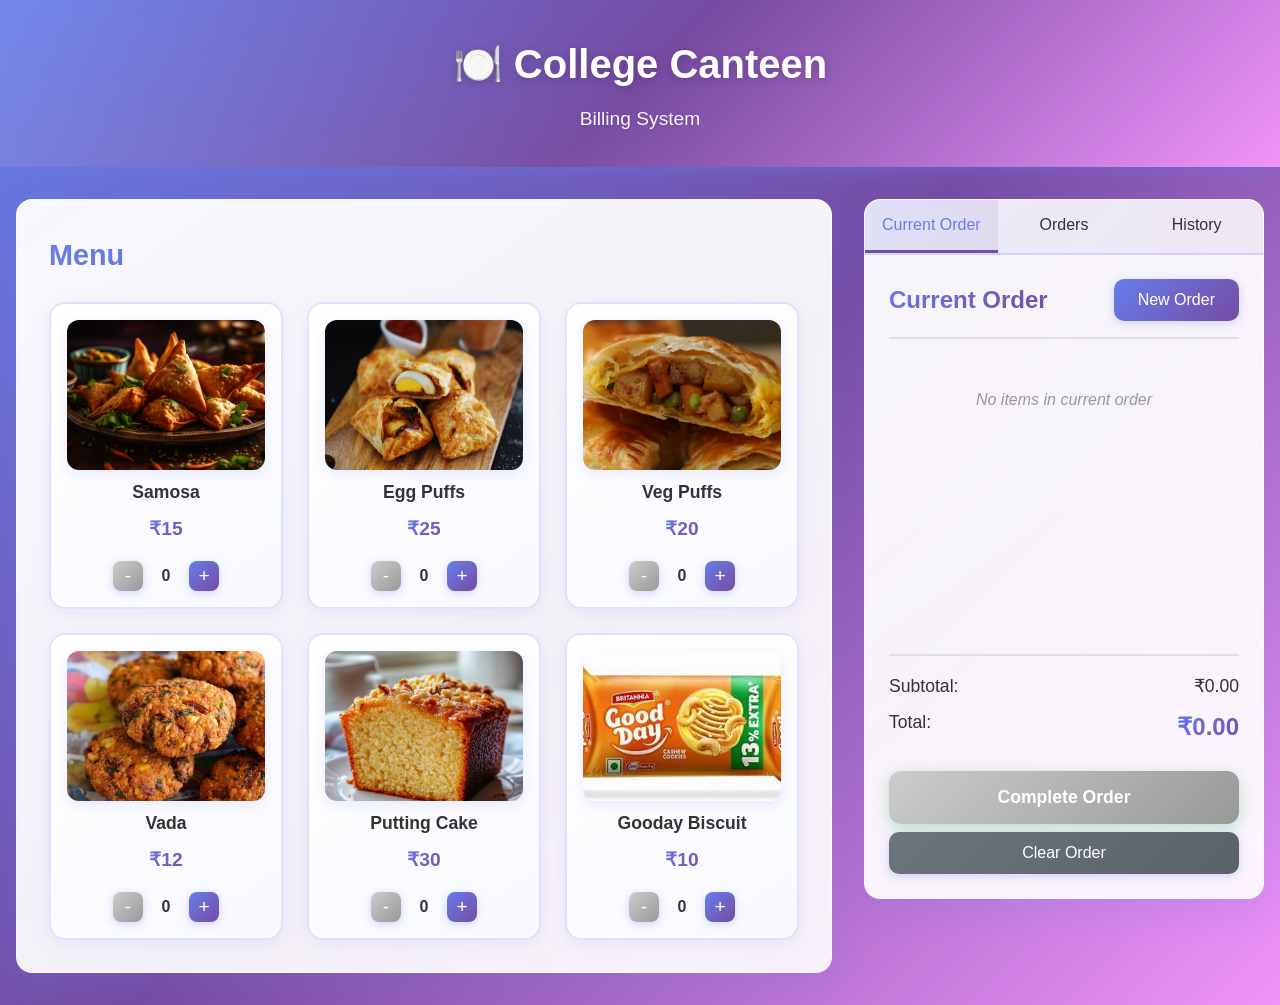
<file: Project/index.html>
<!DOCTYPE html>
<html lang="en">
<head>
    <meta charset="UTF-8">
    <meta name="viewport" content="width=device-width, initial-scale=1.0">
    <title>College Canteen Billing System</title>
    <link rel="stylesheet" href="styles.css">
</head>
<body>
    <header>
        <h1>🍽️ College Canteen</h1>
        <p>Billing System</p>
    </header>

    <div class="container">
        <!-- Menu Section -->
        <section class="menu-section">
            <h2>Menu</h2>
            <div class="menu-grid" id="menuGrid">
                <!-- Menu items will be dynamically generated -->
            </div>
        </section>

        <!-- Order Management Panel -->
        <aside class="order-panel">
            <div class="order-tabs">
                <button class="tab-btn active" data-tab="current-order">Current Order</button>
                <button class="tab-btn" data-tab="orders-list">Orders</button>
                <button class="tab-btn" data-tab="history">History</button>
            </div>

            <!-- Current Order Tab -->
            <div class="tab-content active" id="current-order">
                <div class="order-header">
                    <h3>Current Order</h3>
                    <button class="btn-secondary" id="newOrderBtn">New Order</button>
                </div>
                <div class="order-items" id="currentOrderItems">
                    <p class="empty-message">No items in current order</p>
                </div>
                <div class="order-summary" id="orderSummary">
                    <div class="summary-row">
                        <span>Subtotal:</span>
                        <span id="subtotal">₹0.00</span>
                    </div>
                    <div class="summary-row">
                        <span>Total:</span>
                        <span id="total" class="total-amount">₹0.00</span>
                    </div>
                    <button class="btn-primary" id="completeOrderBtn" disabled>Complete Order</button>
                    <button class="btn-secondary" id="clearOrderBtn" disabled>Clear Order</button>
                </div>
            </div>

            <!-- Orders List Tab -->
            <div class="tab-content" id="orders-list">
                <div class="order-header">
                    <h3>Active Orders</h3>
                </div>
                <div class="orders-list" id="ordersList">
                    <p class="empty-message">No active orders</p>
                </div>
            </div>

            <!-- History Tab -->
            <div class="tab-content" id="history">
                <div class="order-header">
                    <h3>Order History</h3>
                    <button class="btn-secondary" id="clearHistoryBtn">Clear History</button>
                </div>
                <div class="history-list" id="historyList">
                    <p class="empty-message">No order history</p>
                </div>
            </div>
        </aside>
    </div>

    <!-- Bill Display Modal -->
    <div class="modal" id="billModal">
        <div class="modal-content">
            <div class="modal-header">
                <h2>Bill Receipt</h2>
                <button class="close-btn" id="closeBillBtn">&times;</button>
            </div>
            <div class="bill-content" id="billContent">
                <!-- Bill content will be generated here -->
            </div>
            <div class="modal-footer">
                <button class="btn-primary" id="printBillBtn">Print Bill</button>
                <button class="btn-secondary" id="closeBillBtn2">Close</button>
            </div>
        </div>
    </div>

    <script src="script.js"></script>
</body>
</html>
</file>
<file: Project/styles.css>
* {
    margin: 0;
    padding: 0;
    box-sizing: border-box;
}

:root {
    --primary-color: #4a90e2;
    --secondary-color: #50c878;
    --danger-color: #e74c3c;
    --text-color: #333;
    --bg-color: #f5f5f5;
    --card-bg: #ffffff;
    --border-color: #e0e0e0;
    --shadow: 0 2px 8px rgba(0, 0, 0, 0.1);
    --shadow-hover: 0 4px 12px rgba(0, 0, 0, 0.15);
}

body {
    font-family: 'Segoe UI', Tahoma, Geneva, Verdana, sans-serif;
    background: linear-gradient(135deg, #667eea 0%, #764ba2 50%, #f093fb 100%);
    min-height: 100vh;
    color: var(--text-color);
    line-height: 1.6;
}

header {
    background: linear-gradient(135deg, #667eea 0%, #764ba2 50%, #f093fb 100%);
    color: white;
    padding: 2rem;
    text-align: center;
    box-shadow: 0 4px 20px rgba(102, 126, 234, 0.4);
    position: relative;
    overflow: hidden;
}

header::before {
    content: '';
    position: absolute;
    top: 0;
    left: 0;
    right: 0;
    bottom: 0;
    background: linear-gradient(45deg, rgba(255,255,255,0.1) 0%, transparent 50%);
    pointer-events: none;
}

header h1 {
    font-size: 2.5rem;
    margin-bottom: 0.5rem;
    text-shadow: 0 2px 10px rgba(0,0,0,0.2);
    position: relative;
    z-index: 1;
}

header p {
    font-size: 1.2rem;
    opacity: 0.95;
    text-shadow: 0 1px 5px rgba(0,0,0,0.15);
    position: relative;
    z-index: 1;
}

.container {
    max-width: 1400px;
    margin: 2rem auto;
    padding: 0 1rem;
    display: grid;
    grid-template-columns: 1fr 400px;
    gap: 2rem;
}

/* Menu Section */
.menu-section {
    background: linear-gradient(145deg, rgba(255,255,255,0.95) 0%, rgba(255,255,255,0.9) 100%);
    backdrop-filter: blur(10px);
    padding: 2rem;
    border-radius: 16px;
    box-shadow: 0 8px 32px rgba(102, 126, 234, 0.2);
    border: 1px solid rgba(255,255,255,0.3);
}

.menu-section h2 {
    margin-bottom: 1.5rem;
    background: linear-gradient(135deg, #667eea, #764ba2);
    -webkit-background-clip: text;
    -webkit-text-fill-color: transparent;
    background-clip: text;
    font-size: 1.8rem;
}

.menu-grid {
    display: grid;
    grid-template-columns: repeat(auto-fill, minmax(200px, 1fr));
    gap: 1.5rem;
}

.menu-item {
    background: linear-gradient(145deg, #ffffff 0%, #f8f9ff 100%);
    border: 2px solid rgba(102, 126, 234, 0.2);
    border-radius: 16px;
    padding: 1rem;
    text-align: center;
    cursor: pointer;
    transition: all 0.4s ease;
    display: flex;
    flex-direction: column;
    align-items: center;
    box-shadow: 0 4px 15px rgba(102, 126, 234, 0.1);
}

.menu-item:hover {
    transform: translateY(-8px);
    box-shadow: 0 12px 30px rgba(102, 126, 234, 0.3);
    border-color: #667eea;
    background: linear-gradient(145deg, #f8f9ff 0%, #eef1ff 100%);
}

.menu-item img {
    width: 100%;
    height: 150px;
    object-fit: cover;
    border-radius: 12px;
    margin-bottom: 0.5rem;
    box-shadow: 0 4px 12px rgba(102, 126, 234, 0.15);
}

.menu-item h3 {
    font-size: 1.1rem;
    margin-bottom: 0.5rem;
    color: var(--text-color);
}

.menu-item .price {
    font-size: 1.2rem;
    font-weight: bold;
    background: linear-gradient(135deg, #667eea, #764ba2);
    -webkit-background-clip: text;
    -webkit-text-fill-color: transparent;
    background-clip: text;
    margin-bottom: 0.5rem;
}

.menu-item .quantity-controls {
    display: flex;
    align-items: center;
    gap: 0.5rem;
    margin-top: 0.5rem;
}

.quantity-btn {
    background: linear-gradient(135deg, #667eea, #764ba2);
    color: white;
    border: none;
    width: 30px;
    height: 30px;
    border-radius: 8px;
    cursor: pointer;
    font-size: 1.2rem;
    display: flex;
    align-items: center;
    justify-content: center;
    transition: all 0.3s ease;
    box-shadow: 0 2px 8px rgba(102, 126, 234, 0.3);
}

.quantity-btn:hover {
    background: linear-gradient(135deg, #764ba2, #667eea);
    transform: scale(1.05);
}

.quantity-btn:disabled {
    background: linear-gradient(135deg, #ccc, #999);
    cursor: not-allowed;
}

.quantity-display {
    font-weight: bold;
    min-width: 30px;
    text-align: center;
}

/* Order Panel */
.order-panel {
    background: linear-gradient(145deg, rgba(255,255,255,0.95) 0%, rgba(255,255,255,0.9) 100%);
    backdrop-filter: blur(10px);
    border-radius: 16px;
    box-shadow: 0 8px 32px rgba(102, 126, 234, 0.2);
    border: 1px solid rgba(255,255,255,0.3);
    overflow: hidden;
    display: flex;
    flex-direction: column;
    max-height: calc(100vh - 200px);
}

.order-tabs {
    display: flex;
    background: linear-gradient(90deg, rgba(102, 126, 234, 0.08) 0%, rgba(118, 75, 162, 0.08) 100%);
    border-bottom: 2px solid rgba(102, 126, 234, 0.2);
}

.tab-btn {
    flex: 1;
    padding: 1rem;
    background: transparent;
    border: none;
    cursor: pointer;
    font-size: 1rem;
    font-weight: 500;
    color: var(--text-color);
    transition: all 0.3s ease;
    border-bottom: 3px solid transparent;
}

.tab-btn:hover {
    background: rgba(102, 126, 234, 0.15);
}

.tab-btn.active {
    background: linear-gradient(90deg, rgba(102, 126, 234, 0.1), rgba(118, 75, 162, 0.1));
    color: #667eea;
    border-bottom-color: #764ba2;
}

.tab-content {
    display: none;
    flex: 1;
    overflow-y: auto;
    padding: 1.5rem;
}

.tab-content.active {
    display: flex;
    flex-direction: column;
}

.order-header {
    display: flex;
    justify-content: space-between;
    align-items: center;
    margin-bottom: 1rem;
    padding-bottom: 1rem;
    border-bottom: 2px solid var(--border-color);
}

.order-header h3 {
    background: linear-gradient(135deg, #667eea, #764ba2);
    -webkit-background-clip: text;
    -webkit-text-fill-color: transparent;
    background-clip: text;
    font-size: 1.5rem;
}

.order-items {
    flex: 1;
    min-height: 200px;
    max-height: 400px;
    overflow-y: auto;
    margin-bottom: 1rem;
}

.empty-message {
    text-align: center;
    color: #999;
    padding: 2rem;
    font-style: italic;
}

.order-item {
    display: flex;
    justify-content: space-between;
    align-items: center;
    padding: 1rem;
    background: linear-gradient(90deg, rgba(102, 126, 234, 0.05) 0%, rgba(118, 75, 162, 0.05) 100%);
    border-radius: 12px;
    margin-bottom: 0.5rem;
    border: 1px solid rgba(102, 126, 234, 0.15);
}

.order-item-info {
    flex: 1;
}

.order-item-name {
    font-weight: bold;
    margin-bottom: 0.25rem;
}

.order-item-details {
    font-size: 0.9rem;
    color: #666;
}

.order-item-controls {
    display: flex;
    align-items: center;
    gap: 0.5rem;
}

.remove-btn {
    background: linear-gradient(135deg, #e74c3c, #c0392b);
    color: white;
    border: none;
    padding: 0.5rem 1rem;
    border-radius: 8px;
    cursor: pointer;
    font-size: 0.9rem;
    transition: all 0.3s ease;
}

.remove-btn:hover {
    background: linear-gradient(135deg, #c0392b, #e74c3c);
    transform: scale(1.02);
}

.order-summary {
    border-top: 2px solid var(--border-color);
    padding-top: 1rem;
    margin-top: auto;
}

.summary-row {
    display: flex;
    justify-content: space-between;
    margin-bottom: 0.5rem;
    font-size: 1.1rem;
}

.total-amount {
    font-size: 1.5rem;
    font-weight: bold;
    background: linear-gradient(135deg, #667eea, #764ba2);
    -webkit-background-clip: text;
    -webkit-text-fill-color: transparent;
    background-clip: text;
}

.btn-primary {
    width: 100%;
    padding: 1rem;
    background: linear-gradient(135deg, #50c878, #45b869);
    color: white;
    border: none;
    border-radius: 12px;
    font-size: 1.1rem;
    font-weight: bold;
    cursor: pointer;
    margin-top: 1rem;
    transition: all 0.3s ease;
    box-shadow: 0 4px 15px rgba(80, 200, 120, 0.4);
}

.btn-primary:hover:not(:disabled) {
    background: linear-gradient(135deg, #45b869, #3da85a);
    transform: translateY(-2px);
    box-shadow: 0 6px 20px rgba(80, 200, 120, 0.5);
}

.btn-primary:disabled {
    background: linear-gradient(135deg, #ccc, #999);
    cursor: not-allowed;
}

.btn-secondary {
    padding: 0.75rem 1.5rem;
    background: linear-gradient(135deg, #667eea, #764ba2);
    color: white;
    border: none;
    border-radius: 10px;
    font-size: 1rem;
    cursor: pointer;
    transition: all 0.3s ease;
    box-shadow: 0 2px 10px rgba(102, 126, 234, 0.3);
}

.btn-secondary:hover {
    background: linear-gradient(135deg, #764ba2, #667eea);
    transform: translateY(-2px);
}

.order-summary .btn-secondary {
    width: 100%;
    margin-top: 0.5rem;
    background: linear-gradient(135deg, #6c757d, #5a6268);
}

.order-summary .btn-secondary:hover {
    background: linear-gradient(135deg, #5a6268, #495057);
}

/* Orders List */
.orders-list {
    display: flex;
    flex-direction: column;
    gap: 1rem;
}

.order-card {
    background: linear-gradient(90deg, rgba(102, 126, 234, 0.06) 0%, rgba(118, 75, 162, 0.06) 100%);
    border: 2px solid rgba(102, 126, 234, 0.2);
    border-radius: 12px;
    padding: 1rem;
    cursor: pointer;
    transition: all 0.3s ease;
}

.order-card:hover {
    border-color: #667eea;
    box-shadow: 0 4px 20px rgba(102, 126, 234, 0.2);
    background: linear-gradient(90deg, rgba(102, 126, 234, 0.1) 0%, rgba(118, 75, 162, 0.1) 100%);
}

.order-card.active {
    border-color: #764ba2;
    background: linear-gradient(90deg, rgba(102, 126, 234, 0.15) 0%, rgba(118, 75, 162, 0.15) 100%);
    box-shadow: 0 4px 20px rgba(118, 75, 162, 0.25);
}

.order-card-id {
    font-weight: bold;
    background: linear-gradient(135deg, #667eea, #764ba2);
    -webkit-background-clip: text;
    -webkit-text-fill-color: transparent;
    background-clip: text;
}

.order-card-total {
    font-weight: bold;
    background: linear-gradient(135deg, #50c878, #45b869);
    -webkit-background-clip: text;
    -webkit-text-fill-color: transparent;
    background-clip: text;
}

.order-card-items {
    font-size: 0.9rem;
    color: #666;
}

/* History List */
.history-list {
    display: flex;
    flex-direction: column;
    gap: 1rem;
}

.history-item {
    background: linear-gradient(90deg, rgba(102, 126, 234, 0.05) 0%, rgba(118, 75, 162, 0.05) 100%);
    border: 2px solid rgba(102, 126, 234, 0.2);
    border-radius: 12px;
    padding: 1rem;
}

.history-item-header {
    display: flex;
    justify-content: space-between;
    align-items: center;
    margin-bottom: 0.5rem;
}

.history-item-date {
    font-size: 0.9rem;
    color: #666;
}

.history-item-total {
    font-weight: bold;
    background: linear-gradient(135deg, #50c878, #45b869);
    -webkit-background-clip: text;
    -webkit-text-fill-color: transparent;
    background-clip: text;
    font-size: 1.2rem;
}

.history-item-items {
    margin-top: 0.5rem;
    padding-top: 0.5rem;
    border-top: 1px solid var(--border-color);
}

.history-item-item {
    display: flex;
    justify-content: space-between;
    font-size: 0.9rem;
    margin-bottom: 0.25rem;
}

.view-bill-btn {
    margin-top: 0.5rem;
    width: 100%;
    padding: 0.5rem;
    background: linear-gradient(135deg, #667eea, #764ba2);
    color: white;
    border: none;
    border-radius: 8px;
    cursor: pointer;
    font-size: 0.9rem;
    transition: all 0.3s ease;
}

.view-bill-btn:hover {
    background: linear-gradient(135deg, #764ba2, #667eea);
    transform: translateY(-1px);
}

/* Modal */
.modal {
    display: none;
    position: fixed;
    z-index: 1000;
    left: 0;
    top: 0;
    width: 100%;
    height: 100%;
    background: linear-gradient(135deg, rgba(102, 126, 234, 0.4) 0%, rgba(118, 75, 162, 0.4) 50%, rgba(240, 147, 251, 0.3) 100%);
    backdrop-filter: blur(4px);
    align-items: center;
    justify-content: center;
}

.modal.active {
    display: flex;
}

.modal-content {
    background: linear-gradient(145deg, #ffffff 0%, #f8f9ff 100%);
    border-radius: 16px;
    max-width: 600px;
    width: 90%;
    max-height: 90vh;
    overflow-y: auto;
    box-shadow: 0 8px 40px rgba(102, 126, 234, 0.4);
    border: 1px solid rgba(255,255,255,0.5);
}

.modal-header {
    display: flex;
    justify-content: space-between;
    align-items: center;
    padding: 1.5rem;
    border-bottom: 2px solid rgba(102, 126, 234, 0.2);
}

.modal-header h2 {
    background: linear-gradient(135deg, #667eea, #764ba2);
    -webkit-background-clip: text;
    -webkit-text-fill-color: transparent;
    background-clip: text;
}

.close-btn {
    background: none;
    border: none;
    font-size: 2rem;
    cursor: pointer;
    color: #999;
    line-height: 1;
    transition: color 0.3s ease;
}

.close-btn:hover {
    color: var(--danger-color);
}

.bill-content {
    padding: 2rem;
}

.bill-header {
    text-align: center;
    margin-bottom: 2rem;
    padding-bottom: 1rem;
    border-bottom: 2px solid var(--border-color);
}

.bill-header h2 {
    background: linear-gradient(135deg, #667eea, #764ba2);
    -webkit-background-clip: text;
    -webkit-text-fill-color: transparent;
    background-clip: text;
    margin-bottom: 0.5rem;
}

.bill-date {
    color: #666;
    font-size: 0.9rem;
}

.bill-items {
    margin-bottom: 1.5rem;
}

.bill-item {
    display: flex;
    justify-content: space-between;
    padding: 0.75rem 0;
    border-bottom: 1px solid var(--border-color);
}

.bill-item-name {
    flex: 1;
}

.bill-item-quantity {
    margin: 0 1rem;
    color: #666;
}

.bill-item-price {
    font-weight: bold;
}

.bill-total {
    margin-top: 1rem;
    padding-top: 1rem;
    border-top: 2px solid rgba(102, 126, 234, 0.2);
    display: flex;
    justify-content: space-between;
    font-size: 1.3rem;
    font-weight: bold;
    background: linear-gradient(135deg, #667eea, #764ba2);
    -webkit-background-clip: text;
    -webkit-text-fill-color: transparent;
    background-clip: text;
}

.modal-footer {
    padding: 1.5rem;
    border-top: 2px solid var(--border-color);
    display: flex;
    gap: 1rem;
}

.modal-footer .btn-primary,
.modal-footer .btn-secondary {
    flex: 1;
}

/* Responsive Design */
@media (max-width: 1024px) {
    .container {
        grid-template-columns: 1fr;
    }

    .order-panel {
        max-height: none;
    }
}

@media (max-width: 768px) {
    header h1 {
        font-size: 2rem;
    }

    .menu-grid {
        grid-template-columns: repeat(auto-fill, minmax(150px, 1fr));
    }

    .menu-item img {
        height: 120px;
    }

    .order-tabs {
        flex-direction: column;
    }

    .tab-btn {
        border-bottom: none;
        border-right: 3px solid transparent;
    }

    .tab-btn.active {
        border-bottom: none;
        border-right-color: var(--primary-color);
    }
}

/* Print Styles */
@media print {
    body * {
        visibility: hidden;
    }

    .modal.active,
    .modal.active * {
        visibility: visible;
    }

    .modal {
        position: absolute;
        left: 0;
        top: 0;
        width: 100%;
        height: 100%;
        background: white;
        display: flex !important;
    }

    .modal-content {
        box-shadow: none;
        max-width: 100%;
        width: 100%;
    }

    .modal-header,
    .modal-footer {
        display: none;
    }

    .bill-content {
        padding: 1rem;
    }
}
</file>
